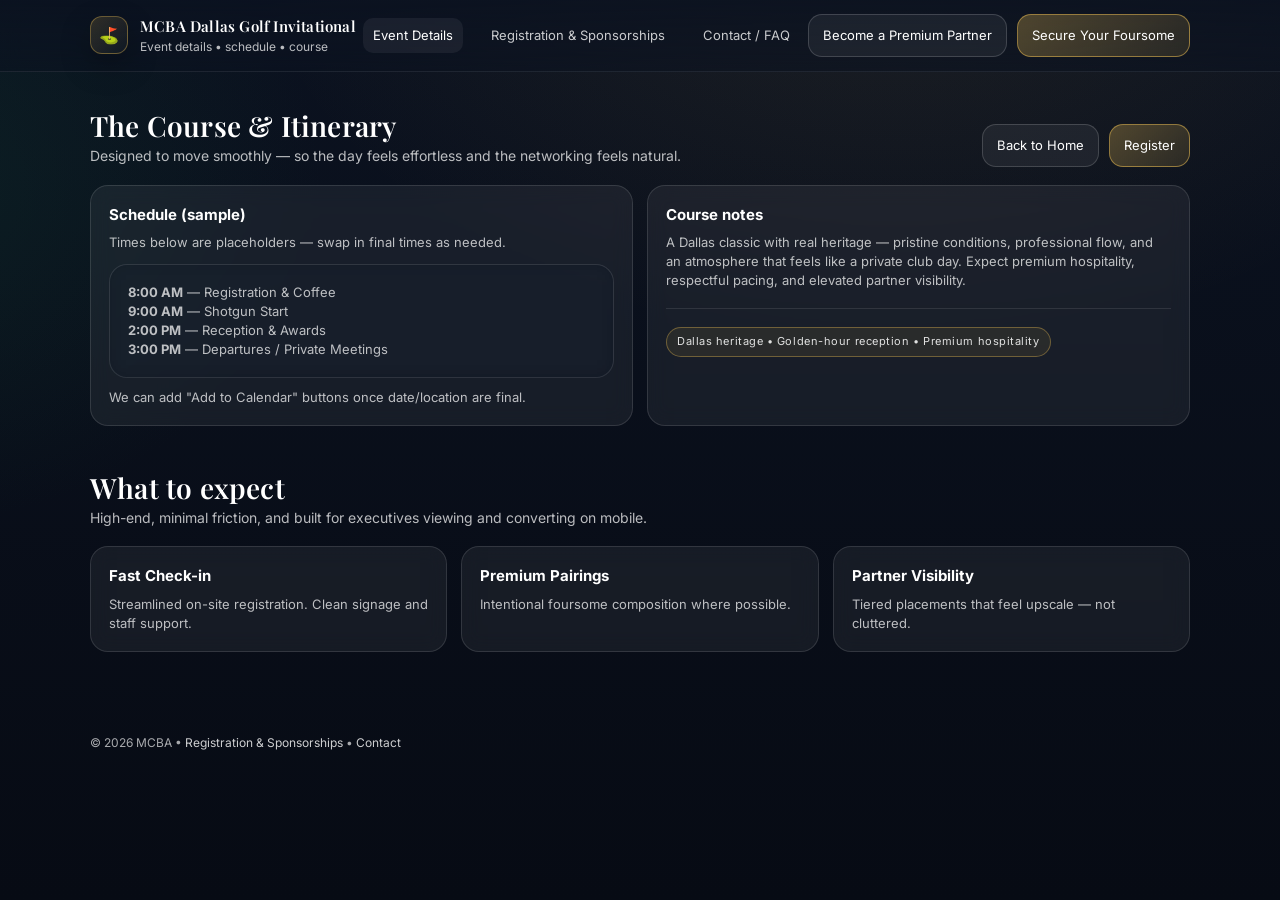
<file: details.html>
<!doctype html>
<html lang="en">
<head>
  <meta charset="utf-8" />
  <meta name="viewport" content="width=device-width, initial-scale=1" />
  <title>Event Details — MCBA Dallas Golf Invitational</title>
  <meta name="description" content="Schedule, course notes, and the day-of flow for the MCBA Dallas Golf Invitational." />
  <link rel="preconnect" href="https://fonts.googleapis.com">
  <link rel="preconnect" href="https://fonts.gstatic.com" crossorigin>
  <link href="https://fonts.googleapis.com/css2?family=Inter:wght@300;400;500;600&family=Playfair+Display:wght@500;600&display=swap" rel="stylesheet">
  <link rel="stylesheet" href="styles.css" />
</head>
<body>
  <header class="nav">
    <div class="container nav-inner">
      <a class="brand" href="index.html" aria-label="MCBA Dallas Golf Invitational Home">
        <div class="brand-mark" aria-hidden="true">⛳</div>
        <div>
          <h1>MCBA Dallas Golf Invitational</h1>
          <p>Event details • schedule • course</p>
        </div>
      </a>

      <nav class="nav-links" aria-label="Primary">
        <a href="details.html" style="color:#fff; background: rgba(255,255,255,0.06)">Event Details</a>
        <a href="pro-shop.html">Registration & Sponsorships</a>
        <a href="contact.html">Contact / FAQ</a>
      </nav>

      <div class="nav-cta">
        <button class="btn btn-ghost hamburger" data-menu aria-label="Open menu">Menu</button>
        <a class="btn" href="pro-shop.html#sponsor">Become a Premium Partner</a>
        <a class="btn btn-primary" href="pro-shop.html#register">Secure Your Foursome</a>
      </div>
    </div>

    <div class="container" data-panel data-open="false" style="display:none; padding-bottom: 14px;">
      <div class="card">
        <div style="display:flex; gap:10px; flex-wrap:wrap">
          <a class="btn" href="index.html">Home</a>
          <a class="btn" href="pro-shop.html#register">Register</a>
          <a class="btn" href="pro-shop.html#sponsor">Sponsorships</a>
          <a class="btn" href="contact.html">Contact / FAQ</a>
        </div>
      </div>
    </div>
  </header>

  <main>
    <section class="section" style="padding-top: 34px;">
      <div class="container">
        <div class="section-title">
          <div>
            <h3>The Course & Itinerary</h3>
            <p>Designed to move smoothly — so the day feels effortless and the networking feels natural.</p>
          </div>
          <div style="display:flex; gap:10px; flex-wrap:wrap">
            <a class="btn" href="index.html">Back to Home</a>
            <a class="btn btn-primary" href="pro-shop.html#register">Register</a>
          </div>
        </div>

        <div class="grid-2">
          <div class="card">
            <h4>Schedule (sample)</h4>
            <p style="margin-bottom:12px">Times below are placeholders — swap in final times as needed.</p>
            <div class="card" style="background: rgba(11,18,32,0.45)">
              <p><strong>8:00 AM</strong> — Registration & Coffee</p>
              <p><strong>9:00 AM</strong> — Shotgun Start</p>
              <p><strong>2:00 PM</strong> — Reception & Awards</p>
              <p><strong>3:00 PM</strong> — Departures / Private Meetings</p>
            </div>
            <p class="small" style="margin-top:10px">We can add "Add to Calendar" buttons once date/location are final.</p>
          </div>

          <div class="card">
            <h4>Course notes</h4>
            <p>
              A Dallas classic with real heritage — pristine conditions, professional flow, and an atmosphere that feels like
              a private club day. Expect premium hospitality, respectful pacing, and elevated partner visibility.
            </p>
            <hr class="sep" />
            <div class="badge">Dallas heritage • Golden-hour reception • Premium hospitality</div>
          </div>
        </div>

        <div class="section" style="padding-bottom: 0;">
          <div class="section-title">
            <div>
              <h3>What to expect</h3>
              <p>High-end, minimal friction, and built for executives viewing and converting on mobile.</p>
            </div>
          </div>
          <div class="grid-3">
            <div class="card"><h4>Fast Check-in</h4><p>Streamlined on-site registration. Clean signage and staff support.</p></div>
            <div class="card"><h4>Premium Pairings</h4><p>Intentional foursome composition where possible.</p></div>
            <div class="card"><h4>Partner Visibility</h4><p>Tiered placements that feel upscale — not cluttered.</p></div>
          </div>
        </div>

      </div>
    </section>
  </main>

  <footer class="footer">
    <div class="container">
      <div class="small">© <span id="year"></span> MCBA • <a href="pro-shop.html">Registration & Sponsorships</a> • <a href="contact.html">Contact</a></div>
    </div>
  </footer>

  <script src="script.js"></script>
  <script>document.getElementById('year').textContent = new Date().getFullYear();</script>
</body>
</html>
</file>
<file: styles.css>
/* MCBA Dallas Golf Invitational — sleek, Dallas-chic */
:root{
  --green:#0E3B2E;          /* Fairway Green */
  --navy:#0B1220;           /* Texas Evening Navy */
  --white:#ffffff;
  --ink:#0f172a;
  --muted:#6b7280;
  --gold:#C7A24B;           /* metallic gold accent */
  --silver:#C7CDD6;
  --card: rgba(255,255,255,0.06);
  --border: rgba(255,255,255,0.14);
  --shadow: 0 18px 50px rgba(0,0,0,0.35);
  --radius: 18px;
}

*{box-sizing:border-box}
html,body{height:100%}
body{
  margin:0;
  font-family: Inter, system-ui, -apple-system, Segoe UI, Roboto, Arial, sans-serif;
  background: radial-gradient(1200px 800px at 70% -10%, rgba(199,162,75,0.10), transparent 55%),
              radial-gradient(900px 700px at -10% 20%, rgba(14,59,46,0.35), transparent 50%),
              linear-gradient(180deg, var(--navy) 0%, #070B14 100%);
  color: var(--white);
  line-height:1.45;
  -webkit-font-smoothing: antialiased;
  text-rendering: optimizeLegibility;
}

a{color:inherit; text-decoration:none}

.container{
  width:min(1100px, calc(100% - 48px));
  margin:0 auto;
}

/* Top nav */
.nav{
  position: sticky;
  top:0;
  z-index:50;
  backdrop-filter: blur(10px);
  background: linear-gradient(180deg, rgba(11,18,32,0.85), rgba(11,18,32,0.55));
  border-bottom:1px solid rgba(255,255,255,0.08);
}

.nav-inner{
  display:flex;
  align-items:center;
  justify-content:space-between;
  padding:14px 0;
}

.brand{
  display:flex;
  align-items:center;
  gap:12px;
  min-width: 240px;
}

.brand-mark{
  width:38px; height:38px;
  border-radius: 12px;
  border:1px solid rgba(199,162,75,0.45);
  background: linear-gradient(135deg, rgba(199,162,75,0.20), rgba(255,255,255,0.02));
  display:grid; place-items:center;
  box-shadow: 0 12px 30px rgba(0,0,0,0.25);
}

.brand h1{
  margin:0;
  font-family: "Playfair Display", ui-serif, Georgia, serif;
  letter-spacing: 0.2px;
  font-size: 15px;
  font-weight: 600;
}
.brand p{margin:0; font-size:12px; color: rgba(255,255,255,0.72)}

.nav-links{
  display:flex;
  align-items:center;
  gap:18px;
}
.nav-links a{
  font-size:13px;
  color: rgba(255,255,255,0.78);
  padding:8px 10px;
  border-radius: 10px;
}
.nav-links a:hover{ color: #fff; background: rgba(255,255,255,0.06) }

.nav-cta{ display:flex; gap:10px; align-items:center }

.btn{
  display:inline-flex;
  align-items:center;
  justify-content:center;
  gap:10px;
  padding:11px 14px;
  border-radius: 14px;
  font-size:13px;
  border:1px solid rgba(255,255,255,0.16);
  background: rgba(255,255,255,0.06);
  color:#fff;
  transition: transform 160ms ease, background 160ms ease, border-color 160ms ease;
  white-space: nowrap;
}
.btn:hover{ transform: translateY(-1px); background: rgba(255,255,255,0.09); border-color: rgba(255,255,255,0.24) }
.btn:active{ transform: translateY(0px) }

.btn-primary{
  border-color: rgba(199,162,75,0.65);
  background: linear-gradient(135deg, rgba(199,162,75,0.35), rgba(199,162,75,0.14));
}
.btn-primary:hover{ background: linear-gradient(135deg, rgba(199,162,75,0.45), rgba(199,162,75,0.18)) }

.btn-ghost{
  background: transparent;
  border-color: rgba(255,255,255,0.18);
}

/* Mobile nav */
.hamburger{ display:none; }

/* Hero */
.hero{
  position: relative;
  padding: 70px 0 44px;
}

.hero-slab{
  border-radius: 26px;
  overflow:hidden;
  border:1px solid rgba(255,255,255,0.12);
  box-shadow: var(--shadow);
  background:
    linear-gradient(90deg, rgba(11,18,32,0.92) 0%, rgba(11,18,32,0.65) 56%, rgba(11,18,32,0.25) 100%),
    url("assets/hero.jpg");
  background-size: cover;
  background-position: center;
}

.hero-inner{
  padding: 56px 44px;
  display:grid;
  grid-template-columns: 1.2fr 0.8fr;
  gap: 28px;
}

.kicker{
  display:inline-flex;
  align-items:center;
  gap:10px;
  padding:8px 12px;
  border-radius:999px;
  background: rgba(255,255,255,0.08);
  border: 1px solid rgba(255,255,255,0.14);
  color: rgba(255,255,255,0.86);
  font-size: 12px;
}
.kicker .dot{ width:8px; height:8px; background: var(--gold); border-radius: 99px; box-shadow: 0 0 0 4px rgba(199,162,75,0.12) }

.hero h2{
  margin: 14px 0 10px;
  font-family: "Playfair Display", ui-serif, Georgia, serif;
  font-weight: 600;
  font-size: clamp(34px, 4vw, 48px);
  letter-spacing: 0.2px;
  line-height: 1.05;
}

.hero p{
  margin: 0 0 18px;
  color: rgba(255,255,255,0.78);
  font-size: 15px;
  max-width: 58ch;
}

.hero-actions{
  display:flex;
  gap: 12px;
  flex-wrap: wrap;
  margin-top: 16px;
}

.hero-card{
  align-self: start;
  border-radius: 18px;
  background: rgba(255,255,255,0.07);
  border: 1px solid rgba(255,255,255,0.14);
  padding: 18px;
}

.hero-card h3{
  margin:0 0 8px;
  font-size: 13px;
  letter-spacing: 0.14em;
  text-transform: uppercase;
  color: rgba(255,255,255,0.78);
}

.meta-grid{ display:grid; grid-template-columns: 1fr 1fr; gap: 12px; }
.meta{
  padding: 12px;
  border-radius: 14px;
  background: rgba(11,18,32,0.55);
  border: 1px solid rgba(255,255,255,0.10);
}
.meta .label{ font-size: 11px; color: rgba(255,255,255,0.65); letter-spacing: 0.12em; text-transform: uppercase }
.meta .value{ margin-top: 6px; font-size: 14px; color: #fff }

/* Sections */
.section{ padding: 42px 0; }
.section-title{
  display:flex; align-items:flex-end; justify-content:space-between; gap: 24px;
  margin-bottom: 18px;
}
.section-title h3{
  margin:0;
  font-family: "Playfair Display", ui-serif, Georgia, serif;
  font-weight: 600;
  font-size: 28px;
}
.section-title p{ margin:0; color: rgba(255,255,255,0.72); max-width: 70ch; font-size: 14px; }

.grid-3{ display:grid; grid-template-columns: repeat(3, 1fr); gap: 14px; }
.grid-2{ display:grid; grid-template-columns: repeat(2, 1fr); gap: 14px; }

.card{
  border-radius: var(--radius);
  padding: 18px;
  background: rgba(255,255,255,0.06);
  border: 1px solid rgba(255,255,255,0.12);
}
.card h4{ margin:0 0 8px; font-size: 15px; }
.card p{ margin:0; color: rgba(255,255,255,0.72); font-size: 13px; }

.badge{
  display:inline-flex; align-items:center; gap:8px;
  font-size: 11px;
  padding: 6px 10px;
  border-radius: 999px;
  border: 1px solid rgba(199,162,75,0.45);
  background: rgba(199,162,75,0.10);
  color: rgba(255,255,255,0.86);
  letter-spacing: 0.05em;
}

.sponsor-grid{
  display:grid;
  grid-template-columns: repeat(6, 1fr);
  gap: 10px;
  margin-top: 14px;
}

.sponsor-stack{ display:block; }

.sponsor-tier-label{
  font-size: 11px;
  letter-spacing: 0.14em;
  text-transform: uppercase;
  color: rgba(255,255,255,0.70);
  margin-bottom: 10px;
}

/* Title sponsor tile should never look empty on large screens */
.sponsor-tile-title{
  min-height: 128px;
}

.sponsor-tile{
  border-radius: 16px;
  background: rgba(255,255,255,0.04);
  border: 1px solid rgba(255,255,255,0.12);
  height: 72px;
  display:grid;
  place-items:center;
  padding: 14px;
  overflow:hidden;
}

/* Make logos smaller inside their tiles so the full mark is visible. */
.sponsor-tile img{
  width: 100%;
  height: 100%;
  object-fit: contain;
  /* Extra breathing room so the full logo is always visible */
  transform: scale(0.62);
  transform-origin: center;
  filter: brightness(1.06) contrast(1.04);
}

.sponsor-tile-title{
  height: 128px;
  background: rgba(199,162,75,0.10);
  border-color: rgba(199,162,75,0.35);
  padding: 18px;
}

.sponsor-tile-title img{
  transform: scale(0.56);
}

.sponsor-grid-secondary{
  margin-top: 0;
  grid-template-columns: repeat(5, 1fr);
}

@media (max-width: 980px){
  .sponsor-grid-secondary{ grid-template-columns: repeat(3, 1fr); }
}

@media (max-width: 760px){
  .sponsor-grid-secondary{ grid-template-columns: repeat(2, 1fr); }
}

/* Premium polish */
.section-title h3{ letter-spacing: 0.2px; }
.card{ backdrop-filter: blur(10px); }

.footer{
  padding: 40px 0 54px;
  color: rgba(255,255,255,0.65);
  font-size: 12px;
}
.footer a{ color: rgba(255,255,255,0.8) }

/* Forms */
.form{
  display:grid; gap: 12px;
}
.input{
  width:100%;
  padding: 12px 12px;
  border-radius: 14px;
  border: 1px solid rgba(255,255,255,0.14);
  background: rgba(11,18,32,0.45);
  color: #fff;
  outline: none;
}
textarea.input{ min-height: 120px; resize: vertical; }

.small{ font-size: 12px; color: rgba(255,255,255,0.65) }

hr.sep{
  border:0;
  height:1px;
  background: rgba(255,255,255,0.10);
  margin: 18px 0;
}

/* Responsive */
@media (max-width: 980px){
  .hero-inner{ grid-template-columns: 1fr; }
  .sponsor-grid{ grid-template-columns: repeat(3, 1fr); }
  .grid-3{ grid-template-columns: 1fr; }
  .grid-2{ grid-template-columns: 1fr; }
}

@media (max-width: 760px){
  .nav-links{ display:none; }
  .hamburger{ display:inline-flex; }
  .brand{ min-width: unset; }
  .hero-inner{ padding: 34px 18px; }
  .hero{ padding-top: 36px; }
  .section{ padding: 34px 0; }
  .sponsor-grid{ grid-template-columns: repeat(2, 1fr); }
}
</file>
